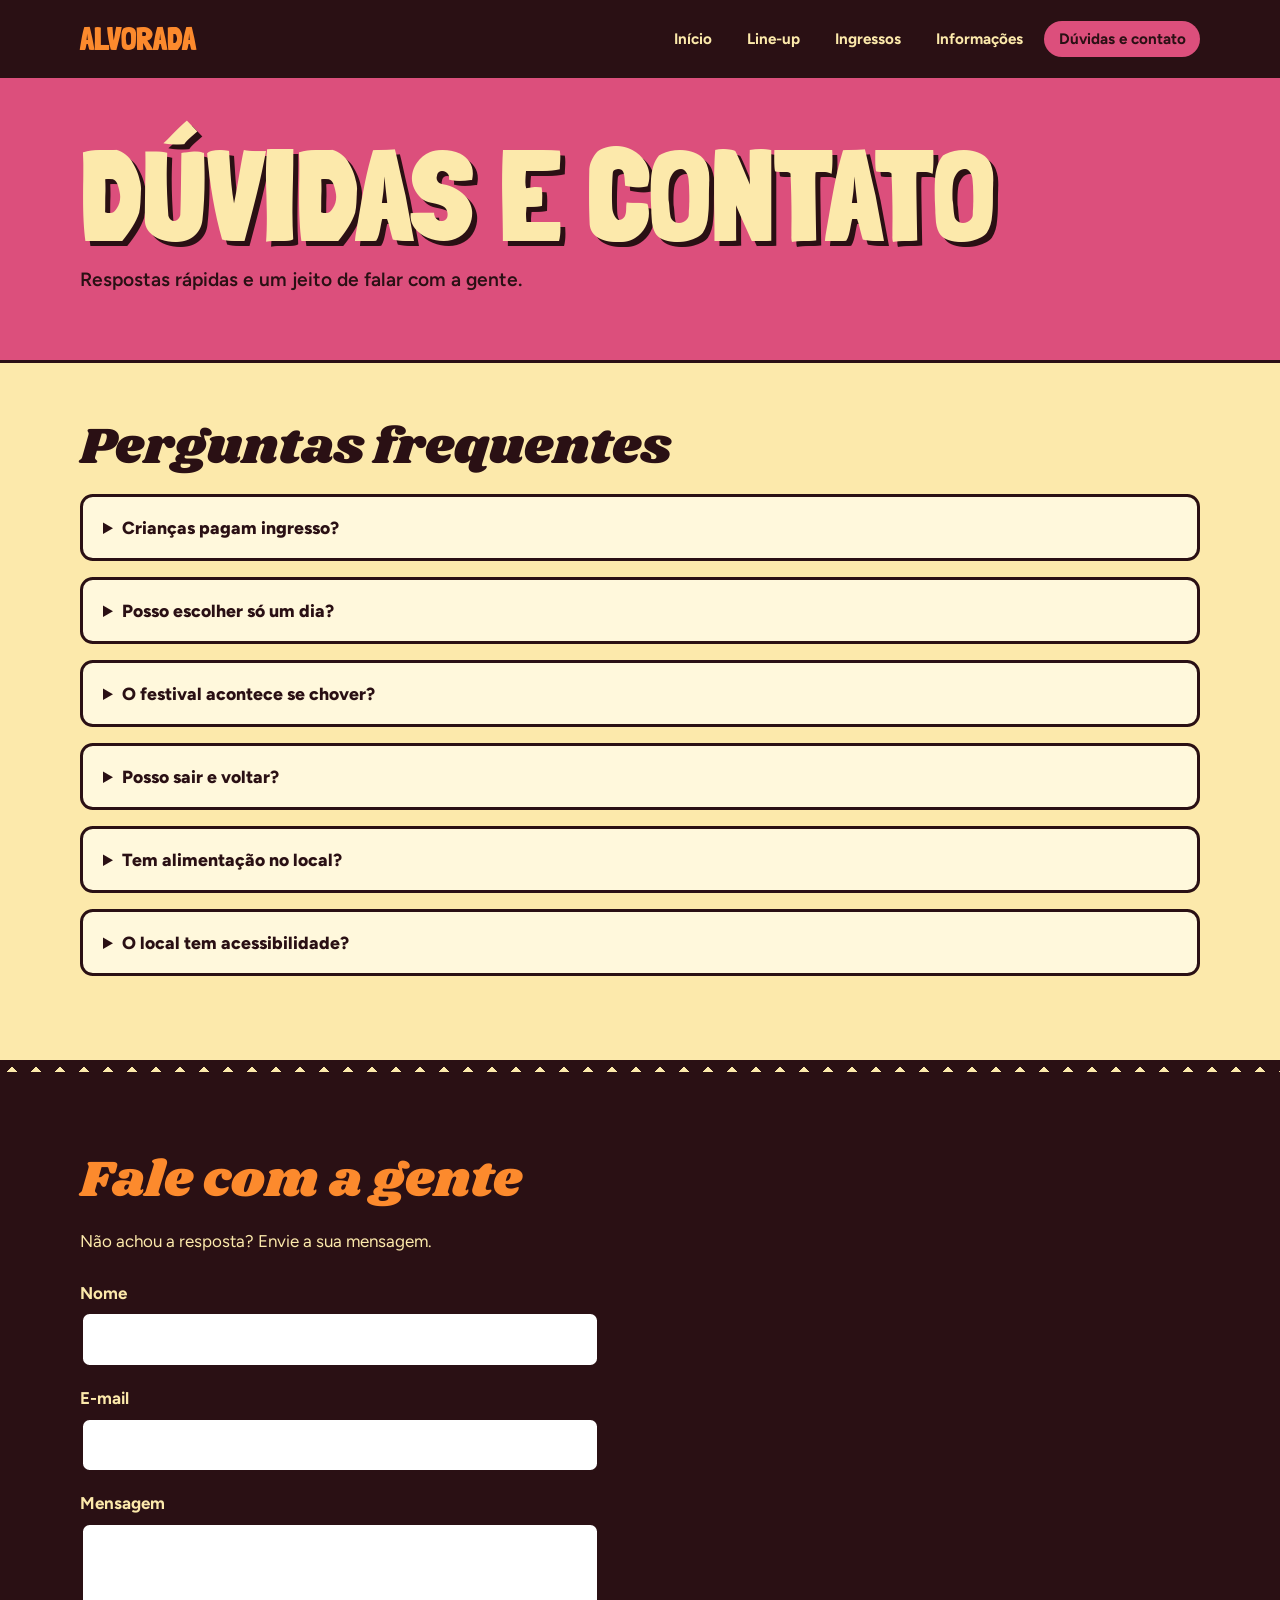
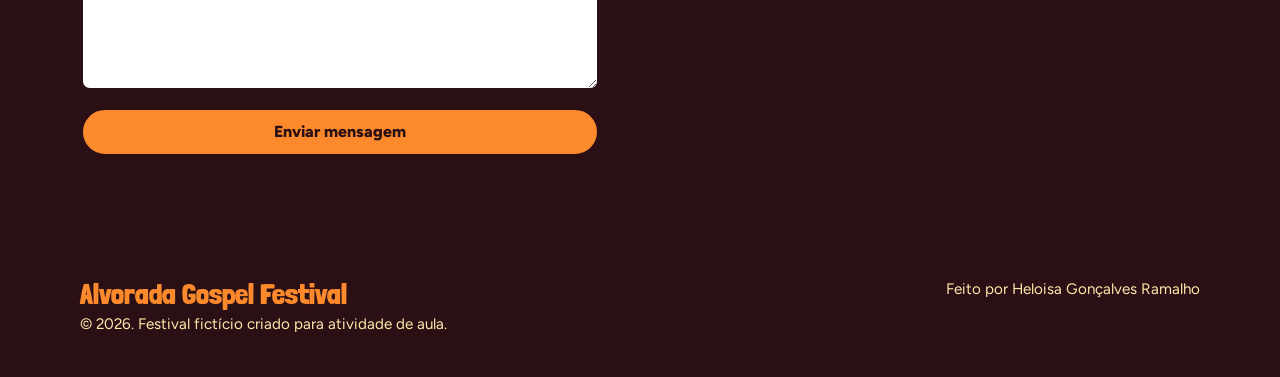
<file: faq.html>
<!DOCTYPE html>
<html lang="pt-BR">
<head>
  <meta charset="UTF-8">
  <meta name="viewport" content="width=device-width, initial-scale=1">
  <title>Dúvidas e contato | Alvorada Gospel Festival</title>
  <meta name="description" content="Perguntas frequentes e formulário de contato do Alvorada Gospel Festival.">
  <link rel="preconnect" href="https://fonts.googleapis.com">
  <link rel="preconnect" href="https://fonts.gstatic.com" crossorigin>
  <link href="https://fonts.googleapis.com/css2?family=Londrina+Solid:wght@400;900&family=Shrikhand&family=Figtree:wght@400;600;700;800&display=swap" rel="stylesheet">
  <link rel="stylesheet" href="style.css">
</head>
<body>

  <!-- HEADER: igual nas 5 páginas (só muda o aria-current) -->
  <header class="topo">
    <div class="wrap">
      <a class="logo" href="index.html">Alvorada</a>
      <nav aria-label="Menu principal">
        <ul class="menu">
          <li><a href="index.html">Início</a></li>
          <li><a href="lineup.html">Line-up</a></li>
          <li><a href="ingressos.html">Ingressos</a></li>
          <li><a href="informacoes.html">Informações</a></li>
          <li><a href="faq.html" aria-current="page">Dúvidas e contato</a></li>
        </ul>
      </nav>
    </div>
  </header>

  <main>
    <section class="cabeca"><div class="wrap"><h1>Dúvidas e contato</h1><p>Respostas rápidas e um jeito de falar com a gente.</p></div></section>

    <section class="secao" style="padding-top:3.5rem">
      <div class="wrap">
        <h2>Perguntas frequentes</h2>
        <details><summary>Crianças pagam ingresso?</summary><p>Crianças até 10 anos não pagam, mas precisam estar com um adulto responsável durante todo o festival.</p></details>
        <details><summary>Posso escolher só um dia?</summary><p>Pode. O ingresso Dia único vale para sábado ou domingo, à sua escolha.</p></details>
        <details><summary>O festival acontece se chover?</summary><p>Sim. O festival acontece com chuva e há áreas cobertas em frente aos dois palcos. Traga capa de chuva.</p></details>
        <details><summary>Posso sair e voltar?</summary><p>Com o Passaporte ou o VIP, sim, usando a pulseira. No Dia único, a saída encerra a entrada.</p></details>
        <details><summary>Tem alimentação no local?</summary><p>Sim. Haverá barracas de comida e bebida sem álcool, com opções vegetarianas.</p></details>
        <details><summary>O local tem acessibilidade?</summary><p>Sim. Há entrada sem degraus, banheiros adaptados e área reservada de frente para o palco Aurora.</p></details>
      </div>
    </section>

    <section class="secao tinta rasga">
      <div class="wrap">
        <h2>Fale com a gente</h2>
        <p>Não achou a resposta? Envie a sua mensagem.</p>
        <form>
          <label>Nome <input type="text" name="nome"></label>
          <label>E-mail <input type="email" name="email"></label>
          <label>Mensagem <textarea name="mensagem" rows="5"></textarea></label>
          <button class="btn" type="button">Enviar mensagem</button>
        </form>
      </div>
    </section>
  </main>

  <!-- FOOTER: igual nas 5 páginas -->
  <footer class="rodape">
    <div class="wrap">
      <p><strong>Alvorada Gospel Festival</strong><br>&copy; 2026. Festival fictício criado para atividade de aula.</p>
      <p>Feito por Heloisa Gonçalves Ramalho</p>
    </div>
  </footer>

</body>
</html>
</file>
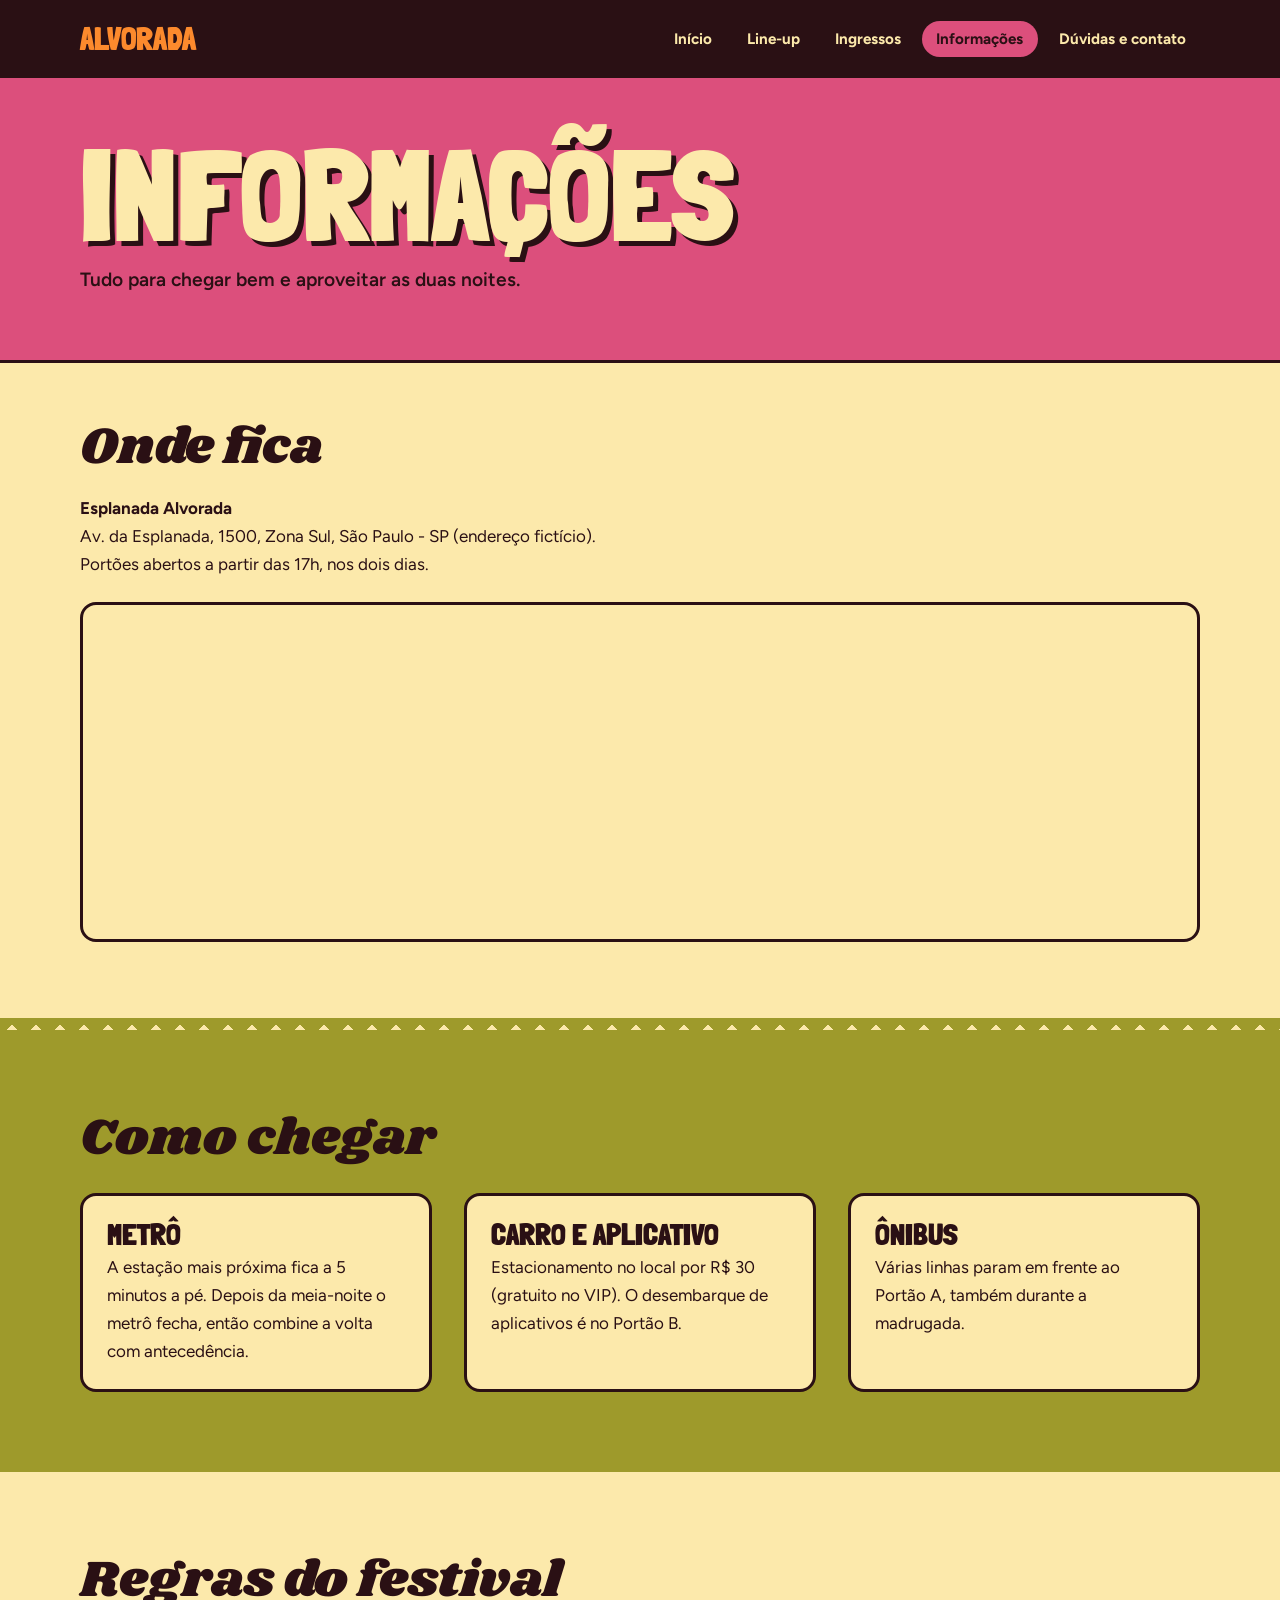
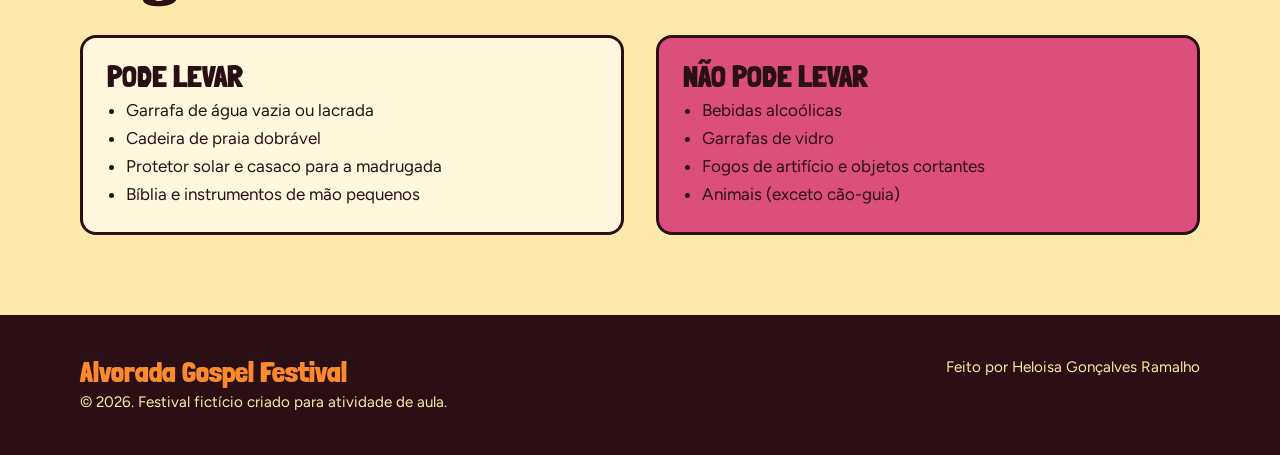
<file: informacoes.html>
<!DOCTYPE html>
<html lang="pt-BR">
<head>
  <meta charset="UTF-8">
  <meta name="viewport" content="width=device-width, initial-scale=1">
  <title>Informações | Alvorada Gospel Festival</title>
  <meta name="description" content="Endereço, como chegar, mapa e regras do Alvorada Gospel Festival.">
  <link rel="preconnect" href="https://fonts.googleapis.com">
  <link rel="preconnect" href="https://fonts.gstatic.com" crossorigin>
  <link href="https://fonts.googleapis.com/css2?family=Londrina+Solid:wght@400;900&family=Shrikhand&family=Figtree:wght@400;600;700;800&display=swap" rel="stylesheet">
  <link rel="stylesheet" href="style.css">
</head>
<body>

  <!-- HEADER: igual nas 5 páginas (só muda o aria-current) -->
  <header class="topo">
    <div class="wrap">
      <a class="logo" href="index.html">Alvorada</a>
      <nav aria-label="Menu principal">
        <ul class="menu">
          <li><a href="index.html">Início</a></li>
          <li><a href="lineup.html">Line-up</a></li>
          <li><a href="ingressos.html">Ingressos</a></li>
          <li><a href="informacoes.html" aria-current="page">Informações</a></li>
          <li><a href="faq.html">Dúvidas e contato</a></li>
        </ul>
      </nav>
    </div>
  </header>

  <main>
    <section class="cabeca"><div class="wrap"><h1>Informações</h1><p>Tudo para chegar bem e aproveitar as duas noites.</p></div></section>

    <section class="secao" style="padding-top:3.5rem">
      <div class="wrap">
        <h2>Onde fica</h2>
        <p><strong>Esplanada Alvorada</strong><br>Av. da Esplanada, 1500, Zona Sul, São Paulo - SP (endereço fictício).<br>Portões abertos a partir das 17h, nos dois dias.</p>
        <iframe title="Mapa da região do festival" loading="lazy" src="https://www.openstreetmap.org/export/embed.html?bbox=-46.665,-23.595,-46.64,-23.58&amp;layer=mapnik"></iframe>
      </div>
    </section>

    <section class="secao oliva rasga">
      <div class="wrap">
        <h2>Como chegar</h2>
        <div class="duas">
          <div class="caixa" style="--c:var(--baunilha)"><h3>Metrô</h3><p>A estação mais próxima fica a 5 minutos a pé. Depois da meia-noite o metrô fecha, então combine a volta com antecedência.</p></div>
          <div class="caixa" style="--c:var(--baunilha)"><h3>Carro e aplicativo</h3><p>Estacionamento no local por R$ 30 (gratuito no VIP). O desembarque de aplicativos é no Portão B.</p></div>
          <div class="caixa" style="--c:var(--baunilha)"><h3>Ônibus</h3><p>Várias linhas param em frente ao Portão A, também durante a madrugada.</p></div>
        </div>
      </div>
    </section>

    <section class="secao">
      <div class="wrap">
        <h2>Regras do festival</h2>
        <div class="duas">
          <div class="caixa" style="--c:#fff8dc"><h3>Pode levar</h3><ul><li>Garrafa de água vazia ou lacrada</li><li>Cadeira de praia dobrável</li><li>Protetor solar e casaco para a madrugada</li><li>Bíblia e instrumentos de mão pequenos</li></ul></div>
          <div class="caixa" style="--c:var(--rosa)"><h3>Não pode levar</h3><ul><li>Bebidas alcoólicas</li><li>Garrafas de vidro</li><li>Fogos de artifício e objetos cortantes</li><li>Animais (exceto cão-guia)</li></ul></div>
        </div>
      </div>
    </section>
  </main>

  <!-- FOOTER: igual nas 5 páginas -->
  <footer class="rodape">
    <div class="wrap">
      <p><strong>Alvorada Gospel Festival</strong><br>&copy; 2026. Festival fictício criado para atividade de aula.</p>
      <p>Feito por Heloisa Gonçalves Ramalho</p>
    </div>
  </footer>

</body>
</html>
</file>
<file: style.css>
/* Alvorada Gospel Festival: style.css (um único arquivo para as 5 páginas) */
:root{--rosa:#DC4F7C;--tomate:#C42B34;--baunilha:#FCE9AB;--laranja:#FC8A2D;--oliva:#9E9A2B;--tinta:#2A1014;--t:"Londrina Solid","Arial Narrow",sans-serif;--s:"Shrikhand",Georgia,serif;--x:"Figtree",system-ui,sans-serif}
*{box-sizing:border-box;margin:0}
body{font:1.0625rem/1.65 var(--x);color:var(--tinta);background:var(--baunilha)}
img{max-width:100%;display:block}
a{color:inherit}
:focus-visible{outline:3px solid var(--tomate);outline-offset:3px}
h1,h3{font-family:var(--t);font-weight:900;line-height:.95;text-transform:uppercase}
h2{font-family:var(--s);font-weight:400;line-height:1.15}
h2{font-size:clamp(1.9rem,5vw,3.2rem);margin-bottom:1rem}
h3{font-size:1.9rem;margin-bottom:.3rem}
p{max-width:62ch}
.wrap{width:min(1120px,100% - 2.5rem);margin-inline:auto}

/* Header e menu */
.topo{background:var(--tinta);color:var(--baunilha);position:sticky;top:0;z-index:10}
.topo .wrap{display:flex;flex-wrap:wrap;align-items:center;justify-content:space-between;gap:.5rem 1.5rem;padding-block:.8rem}
.logo{font-family:var(--t);font-weight:900;text-transform:uppercase;font-size:2rem;text-decoration:none;color:var(--laranja)}
.menu{display:flex;flex-wrap:wrap;gap:.4rem;list-style:none;padding:0}
.menu a{display:block;text-decoration:none;font-weight:700;font-size:.95rem;padding:.35rem .9rem;border-radius:99px}
.menu a:hover{background:rgba(252,233,171,.18)}
.menu a[aria-current=page]{background:var(--rosa);color:var(--tinta)}

/* Botões */
.btn{display:inline-block;font:800 1rem var(--x);color:var(--tinta);text-decoration:none;padding:.8rem 1.6rem;border:3px solid var(--tinta);border-radius:99px;background:var(--laranja);box-shadow:4px 4px 0 var(--tinta);transition:transform .15s,box-shadow .15s;cursor:pointer}
.btn:hover{transform:translate(2px,2px);box-shadow:2px 2px 0 var(--tinta)}
.btn.rosa{background:var(--rosa)}

/* Hero da página inicial: o sol nascendo */
.hero{position:relative;overflow:hidden;background:var(--rosa);padding:4.5rem 0 13rem;text-align:center}
.hero::before{content:"";position:absolute;left:50%;bottom:-27rem;width:42rem;height:42rem;translate:-50% 0;border-radius:50%;border:3px solid var(--tinta);background:radial-gradient(circle,var(--baunilha) 0 36%,var(--laranja) 36% 62%,var(--tomate) 62%)}
.hero .wrap{position:relative}
.hero h1{font-size:clamp(5rem,22vw,15rem);color:var(--baunilha);text-shadow:.04em .04em 0 var(--tomate),.08em .08em 0 var(--tinta)}
.hero .frase{font-size:1.35rem;font-weight:600;margin:1rem auto 2rem}
.hero .acoes{display:flex;flex-wrap:wrap;gap:1rem;justify-content:center}
.selo{position:absolute;right:2%;top:-2rem;rotate:12deg;width:8.5rem;height:8.5rem;display:grid;place-content:center;background:var(--laranja);border:3px solid var(--tinta);border-radius:50%;font:900 1.7rem/1 var(--t);box-shadow:4px 4px 0 var(--tinta)}

/* Faixa em movimento */
.faixa{background:var(--laranja);border-block:3px solid var(--tinta);overflow:hidden;white-space:nowrap;font:900 1.6rem var(--t);padding:.5rem 0}
.faixa span{display:inline-block;padding-left:100%;animation:corre 30s linear infinite}
@keyframes corre{to{transform:translateX(-100%)}}

/* Seções e borda de papel rasgado */
.secao{position:relative;padding:5rem 0}
.rasga::before{content:"";position:absolute;left:0;right:0;top:-12px;height:12px;background:linear-gradient(135deg,var(--bg) 50%,#0000 50%) 0 0/24px 12px,linear-gradient(225deg,var(--bg) 50%,#0000 50%) 0 0/24px 12px}
.tinta{background:var(--tinta);color:var(--baunilha);--bg:var(--tinta)}
.oliva{background:var(--oliva);--bg:var(--oliva)}
.tinta h2{color:var(--laranja)}

/* Cartões em colagem */
.grade{display:grid;grid-template-columns:repeat(auto-fit,minmax(250px,1fr));gap:2rem;margin-top:2.5rem}
.cartao{background:var(--baunilha);color:var(--tinta);border:3px solid var(--tinta);border-radius:1rem;padding:1.5rem;box-shadow:6px 6px 0 var(--rosa);rotate:-1.5deg}
.cartao:nth-child(even){rotate:1.2deg;box-shadow:6px 6px 0 var(--laranja)}
.quando{font-weight:800;color:var(--tomate)}
.foto{aspect-ratio:4/3;display:grid;place-content:center;background:var(--c,var(--rosa));border:3px solid var(--tinta);border-radius:.6rem;font:900 4.5rem var(--t);margin-bottom:1rem}
.tag{display:inline-block;font-weight:800;font-size:.85rem;border:2px solid var(--tinta);border-radius:99px;padding:.1rem .7rem;margin:.3rem .3rem 0 0}
.fato strong{display:block;font:900 2.2rem/1 var(--t)}

/* Páginas internas */
.cabeca{background:var(--rosa);padding:3.5rem 0 4rem;border-bottom:3px solid var(--tinta)}
.cabeca h1{font-size:clamp(3.5rem,13vw,8rem);color:var(--baunilha);text-shadow:.04em .04em 0 var(--tinta)}
.cabeca p{font-size:1.2rem;font-weight:600;margin-top:.5rem}

/* Ingressos: pulseiras grandes (inspiradas nas do Epic Fest) */
.ing{position:relative;margin-bottom:3.5rem}
.selinho{position:absolute;top:-1rem;left:1.5rem;z-index:3;background:var(--tinta);color:var(--baunilha);font-weight:800;font-size:.85rem;padding:.2rem .9rem;border-radius:99px}
.faixa-ing{position:relative;z-index:2;display:flex;align-items:stretch;min-height:9rem;background:var(--c);border:3px solid var(--tinta);border-radius:.6rem;overflow:hidden;box-shadow:6px 6px 0 var(--tinta);rotate:-1deg}
.ing:nth-child(even) .faixa-ing{rotate:1deg}
.canhoto{display:grid;place-items:center;width:5rem;flex:none;background:var(--baunilha) url(img/ondas.svg) 0 0/100% auto;border-right:3px dashed var(--tinta);font:700 .8rem monospace;writing-mode:vertical-rl;rotate:180deg}
.canhoto span{background:var(--baunilha);padding:.4rem .15rem}
.texto{display:flex;flex-direction:column;justify-content:center;padding:1rem 1.5rem;min-width:0}
.mini{font-weight:800;font-size:.8rem;line-height:1.3}
.texto h2{font:900 clamp(2.8rem,8vw,6rem)/.9 var(--t);text-transform:uppercase;color:var(--baunilha);text-shadow:3px 3px 0 var(--tinta),-2px -2px 0 var(--tinta),2px -2px 0 var(--tinta),-2px 2px 0 var(--tinta);margin:.3rem 0 0}
.arte{flex:1;min-width:7rem;display:grid;place-items:center;background:url(img/padrao.svg) 0 50%/auto 100%}
.etiqueta{display:grid;place-content:center;width:7rem;height:7rem;rotate:8deg;background:var(--baunilha);border:3px solid var(--tinta);border-radius:50%;box-shadow:3px 3px 0 var(--tinta);font:900 2.2rem/1 var(--t);text-align:center}
.etiqueta span{font:700 .7rem var(--x)}
.detalhe-ing{position:relative;z-index:1;display:grid;grid-template-columns:1.2fr 1fr auto;gap:1.5rem 2.5rem;align-items:start;margin:-.5rem 1rem 0;padding:2rem 1.75rem 1.5rem;background:#fff8dc;border:3px solid var(--tinta);border-top:3px dashed var(--tinta);border-radius:0 0 1rem 1rem}
.detalhe-ing h3{font-size:1.4rem;margin-bottom:.5rem}
.check{list-style:none;padding:0;margin:0;display:grid;gap:.5rem}
.check li{position:relative;padding-left:1.8rem}
.check li::before{content:"\2713";position:absolute;left:0;font-weight:800;color:var(--tomate)}
.nota{font-size:.9rem;margin-top:.5rem}
.compra{display:grid;gap:.5rem;justify-items:start}
.compra .nota{margin:0}
.passos{display:grid;grid-template-columns:repeat(auto-fit,minmax(240px,1fr));gap:1.5rem;list-style:none;padding:0;margin:1.5rem 0 3rem;counter-reset:p}
.passos li{position:relative;counter-increment:p;background:#fff8dc;border:3px solid var(--tinta);border-radius:1rem;padding:1.25rem 1.25rem 1.25rem 4.5rem}
.passos li::before{content:counter(p);position:absolute;left:1rem;top:1rem;display:grid;place-items:center;width:2.6rem;height:2.6rem;background:var(--laranja);border:3px solid var(--tinta);border-radius:50%;font:900 1.6rem var(--t)}
.passos strong{display:block;font:900 1.4rem/1.1 var(--t);text-transform:uppercase}
.rolagem{overflow-x:auto;margin-top:1.5rem}
.comp{width:100%;min-width:560px;border-collapse:collapse;background:#fff8dc;border:3px solid var(--tinta)}
.comp th,.comp td{padding:.8rem 1rem;border-bottom:2px solid var(--tinta);text-align:center}
.comp th:first-child,.comp td:first-child{text-align:left;font-weight:700}
.comp thead th{background:var(--tinta);color:var(--baunilha);font:900 1.4rem var(--t);text-transform:uppercase}

/* Mapa interativo */
.filtros{display:flex;flex-wrap:wrap;gap:.6rem;margin:1.5rem 0 1rem}
.filtro{font:800 .95rem var(--x);color:var(--tinta);background:#fff8dc;border:3px solid var(--tinta);border-radius:99px;padding:.4rem 1.1rem;cursor:pointer}
.filtro[aria-pressed=true]{background:var(--tinta);color:var(--baunilha)}
.mapa{display:block;width:100%;height:auto;border:3px solid var(--tinta);border-radius:1rem;box-shadow:6px 6px 0 var(--tinta)}
.ponto{cursor:pointer;transition:opacity .2s}
.ponto rect,.ponto circle,.ponto path{stroke:var(--tinta);stroke-width:3}
.ponto text{font-family:var(--t);font-weight:900;font-size:22px;text-anchor:middle;dominant-baseline:middle;fill:var(--tinta);text-transform:uppercase;pointer-events:none}
.ponto.claro text{fill:var(--baunilha)}
.ponto:hover rect,.ponto:hover path,.ponto:focus rect,.ponto:focus path,.ponto.ativo rect,.ponto.ativo path{stroke-width:7}
.ponto:focus{outline:none}
.ponto.apagado{opacity:.2}
.painel{background:var(--baunilha);border:3px solid var(--tinta);border-radius:1rem;padding:1.25rem 1.5rem;margin-top:1rem;box-shadow:6px 6px 0 var(--tinta)}
.painel p{margin-top:.3rem}
.ponto .cruz{stroke:var(--tomate)}
.ponto .detalhe{stroke:var(--baunilha)}
.ponto .cruz,.ponto .detalhe{stroke-width:5px!important}
.filtro::before{content:"";display:inline-block;width:.8em;height:.8em;margin-right:.5em;border:2px solid var(--tinta);border-radius:50%;background:var(--baunilha);vertical-align:-.05em}
.filtro[data-cat=palcos]::before{background:var(--rosa)}
.filtro[data-cat=entradas]::before{background:var(--laranja)}
.filtro[data-cat=transporte]::before{background:var(--tinta)}
.filtro[data-cat=todos]::before{background:conic-gradient(var(--rosa) 0 33%,var(--laranja) 0 66%,var(--tinta) 0)}
.filtro[aria-pressed=true]::before{border-color:var(--baunilha)}
.estampa{height:110px;background:var(--laranja) url(img/padrao.svg) 0 50%/auto 100%;border-block:3px solid var(--tinta)}

/* Informações e FAQ */
.duas{display:grid;grid-template-columns:repeat(auto-fit,minmax(280px,1fr));gap:2rem;margin-top:1.5rem}
.caixa{background:var(--c);border:3px solid var(--tinta);border-radius:1rem;padding:1.5rem}
.caixa ul{padding-left:1.2rem}
iframe{width:100%;height:340px;border:3px solid var(--tinta);border-radius:1rem;margin-top:1.5rem}
details{background:#fff8dc;border:3px solid var(--tinta);border-radius:.8rem;padding:1rem 1.25rem;margin-bottom:1rem}
summary{font-weight:800;font-size:1.1rem;cursor:pointer}
details p{margin-top:.6rem}
form{display:grid;gap:1rem;max-width:520px;margin-top:1.5rem}
label{display:grid;gap:.3rem;font-weight:700}
input,textarea{font:inherit;padding:.7rem;border:3px solid var(--tinta);border-radius:.6rem;background:#fff}

/* Footer */
.rodape{background:var(--tinta);color:var(--baunilha);padding:2.5rem 0;font-size:.95rem}
.rodape .wrap{display:flex;flex-wrap:wrap;justify-content:space-between;gap:1rem}
.rodape strong{font:900 1.8rem var(--t);color:var(--laranja)}

@media(max-width:640px){.hero{padding:3.5rem 0 11rem}.selo{display:none}.secao{padding:3.5rem 0}.canhoto{width:3.5rem}.faixa-ing{rotate:0!important}.arte{min-width:5.5rem}.etiqueta{width:5rem;height:5rem;font-size:1.6rem}.detalhe-ing{grid-template-columns:1fr;margin-inline:.5rem}.pulseira{rotate:0!important}}
@media(prefers-reduced-motion:reduce){.faixa span{animation:none;padding:0}}
</file>
